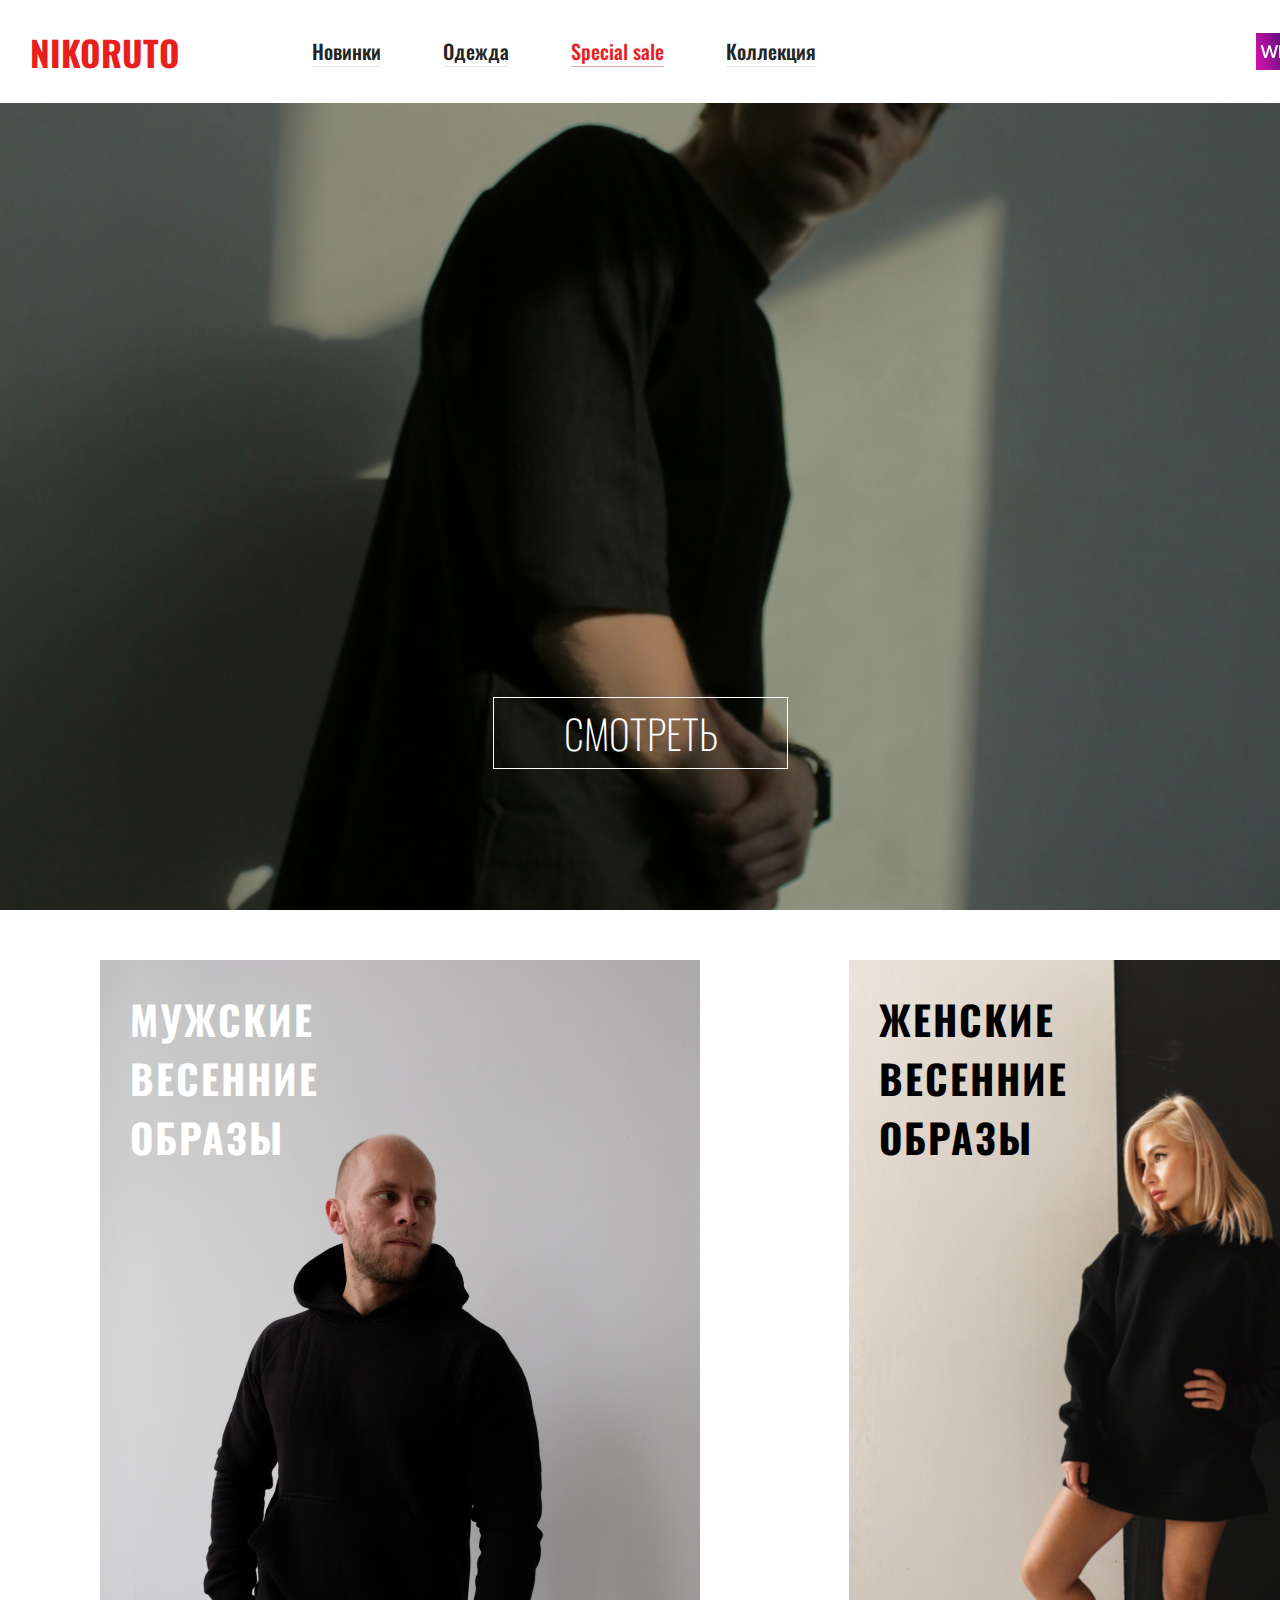
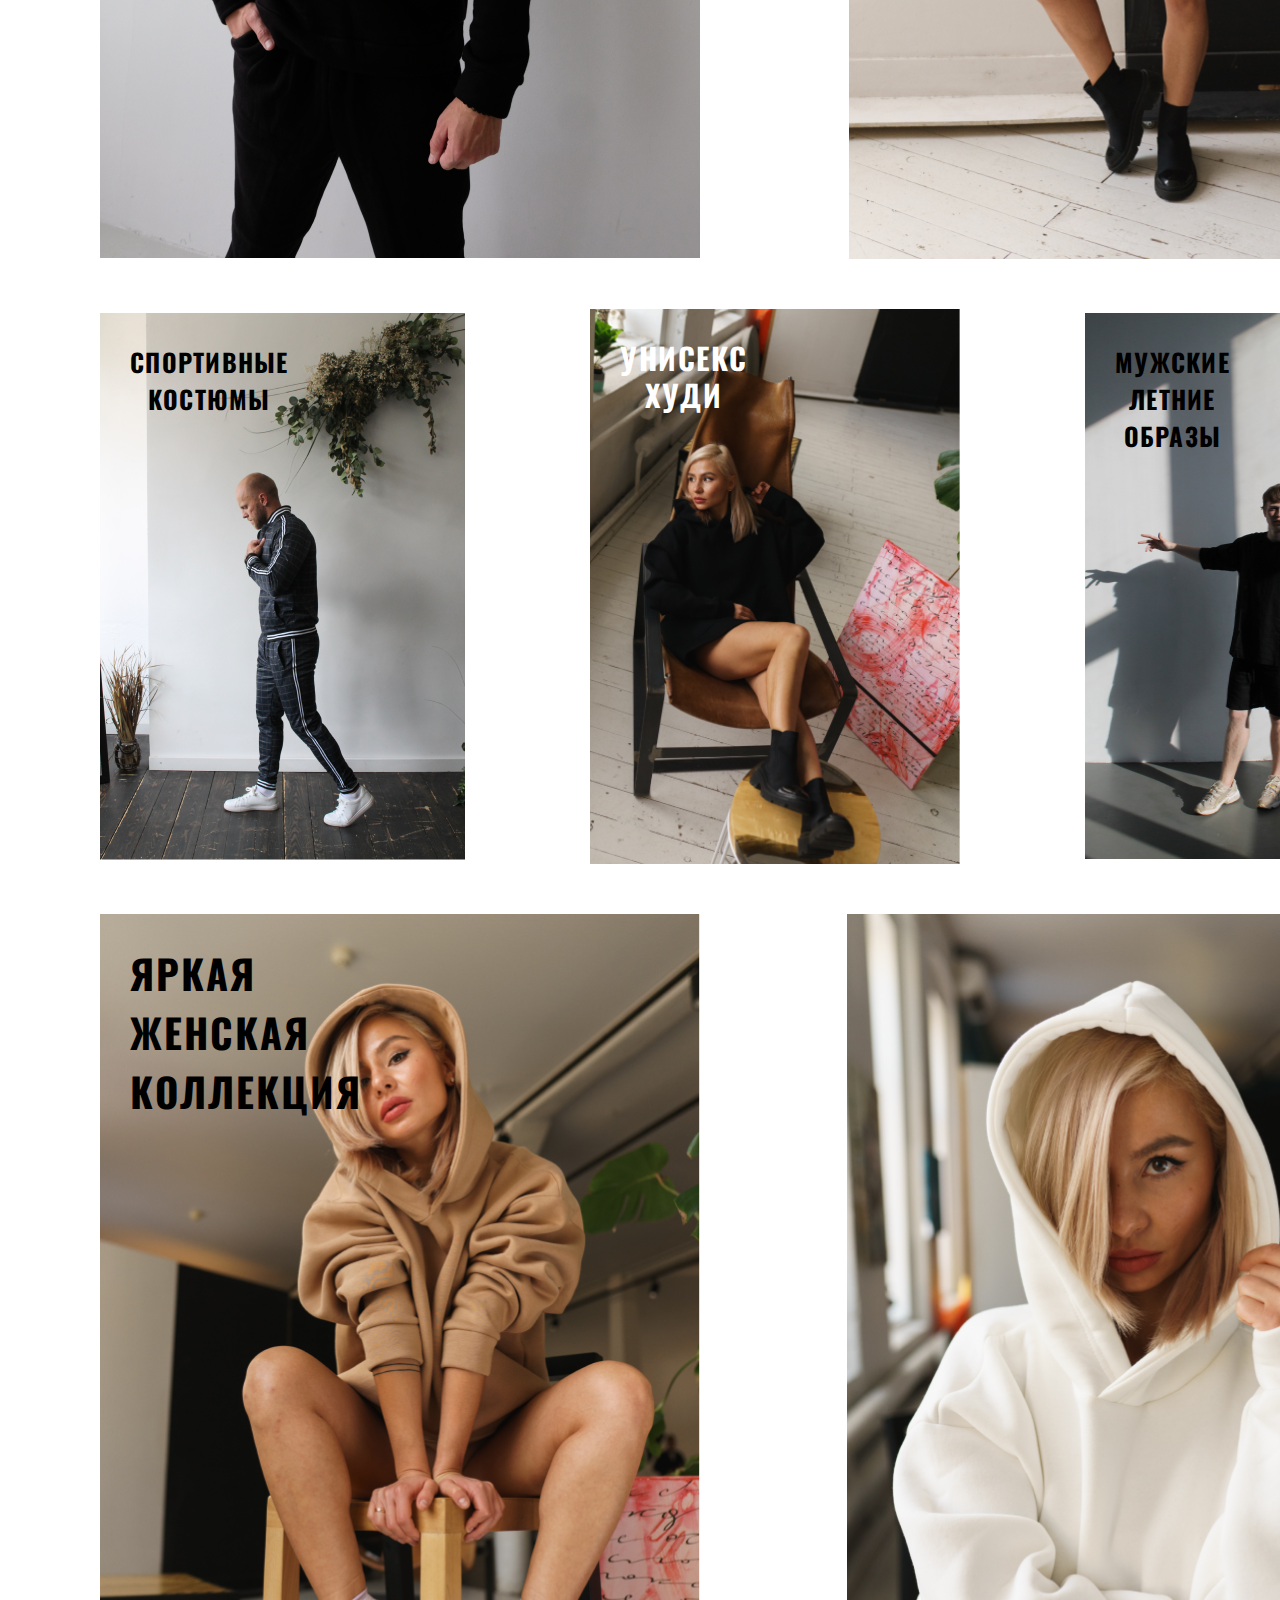
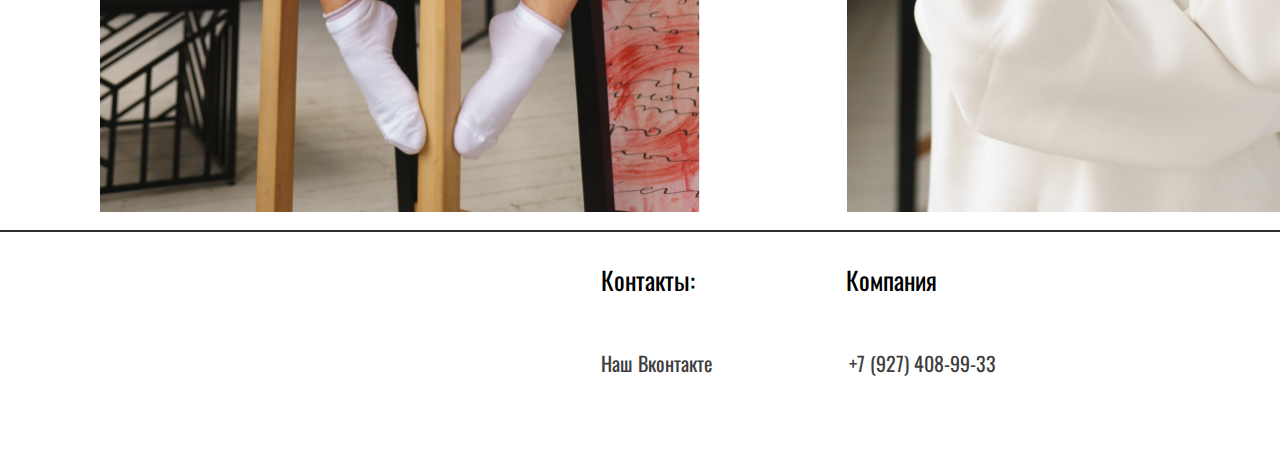
<file: index.html>
<!DOCTYPE html>
<html lang="ru">
<head>
	<meta charset="UTF-8">
	<meta name="viewport" content="width=device-width, initial-scale=1.0">
	<title>NIKORUTO</title>
	<link rel="stylesheet" type="text/css" href="style1.css">
	<link rel="shortcut icon" href="img/icon2.png">
	<link rel="preconnect" href="https://fonts.googleapis.com">
<link rel="preconnect" href="https://fonts.gstatic.com" crossorigin>
<link href="https://fonts.googleapis.com/css2?family=Oswald:wght@400;700&display=swap" rel="stylesheet">
</head>
<body>
	<header class="header">
		<div class="container">
			<a class="logo" href="index.html">NIKORUTO</a>
				<div class="nav">
					<a class="main1" href="#">Новинки</a>
					<a class="main2" href="clothes.html">Одежда</a>
					<a class="main3" href="#">Special sale</a>
					<a class="main4" href="#">Коллекция</a>
					<img src="img/wbpic.png" class="wbpic">
					<a class="wb" href="https://www.wildberries.ru/brands/nikoruto?utm_source=vkentryprofit&click_id=v1_444798602" target="blank">Мы на Wildberries</a>
				</div>
		</div>
	</header>
	<div class="header__content">
		<center class="watch">
			<a href="clothes.html" class="pid">СМОТРЕТЬ</a>
		</center>
	</div>
	<div class="cards">
		<div class="cont-cards">
			<div class="firstcolumn">
			 	<div class="cards-card1">  
			    	<a href="#"><img src="img/1.png" class="card1"></a>
			    		<a href="#" class="card1-text">
			    			МУЖСКИЕ<br>
			    			ВЕСЕННИЕ<br>	
			    			ОБРАЗЫ
			    		</a>	
			    </div>
			    <div class="cards-card2">
			    	<a href="#"><img src="img/2.png" class="card2"></a>
			    		<a href="#" class="card2-text"	>
			    			ЖЕНСКИЕ<br>
			    			ВЕСЕННИЕ<br>	
			    			ОБРАЗЫ
			    		</a>	
			    </div>
            </div>
            <div class="secondcolumn">
            	<div class="cards-card3">
            		<a href="#"><img src="img/3.png" class="card3"></a>
            			<a href="" class="card3-text">
            				СПОРТИВНЫЕ<br>
            				КОСТЮМЫ
            			</a>
            	</div>
            	<div class="cards-card4">
        			<a href="#"><img src="img/4.png" class="card4"></a>
        				<a href="#" class="card4-text">
        					УНИСЕКС<br>
        					ХУДИ
        				</a>
        		</div>
            	<div class="cards-card5">
            		<a href="#"><img src="img/5.png" class="card5"></a>
        				<a href="#" class="card5-text">
        					МУЖСКИЕ<br>
        					ЛЕТНИЕ<br>
        					ОБРАЗЫ
        				</a>
            	</div>
            </div>
			<div class="thirdcolumn">
			 	<div class="cards-card6">  
			    	<a href="#"><img src="img/6.png" class="card6"></a>
			    		<a href="#" class="card6-text">
			    			ЯРКАЯ<br>
			    			ЖЕНСКАЯ<br>	
			    			КОЛЛЕКЦИЯ
			    		</a>	
			    </div>
			    <div class="cards-card7">
			    	<a href="#"><img src="img/7.png" class="card7"></a>
			    </div>
            </div>
		</div>
	</div>
	<div class="bottom">
		<div class="cont-bottom">
			<div class="container-bottom">
				<span class="contact">Контакты:</span>
				<span class="company">Компания</span>
			</div>
			<div class="bottom-offer">
				<span class="left-offer">
					<a href="https://vk.com/nikoruto" class="vk" target="blank">
						Наш Вконтакте
					</a>
					<a href="tel:+7 (927) 408-99-33" class="phone">+7 (927) 408-99-33</a>
				</span>
			</div>
		</div>
	</div>
</body>
</html>
</file>
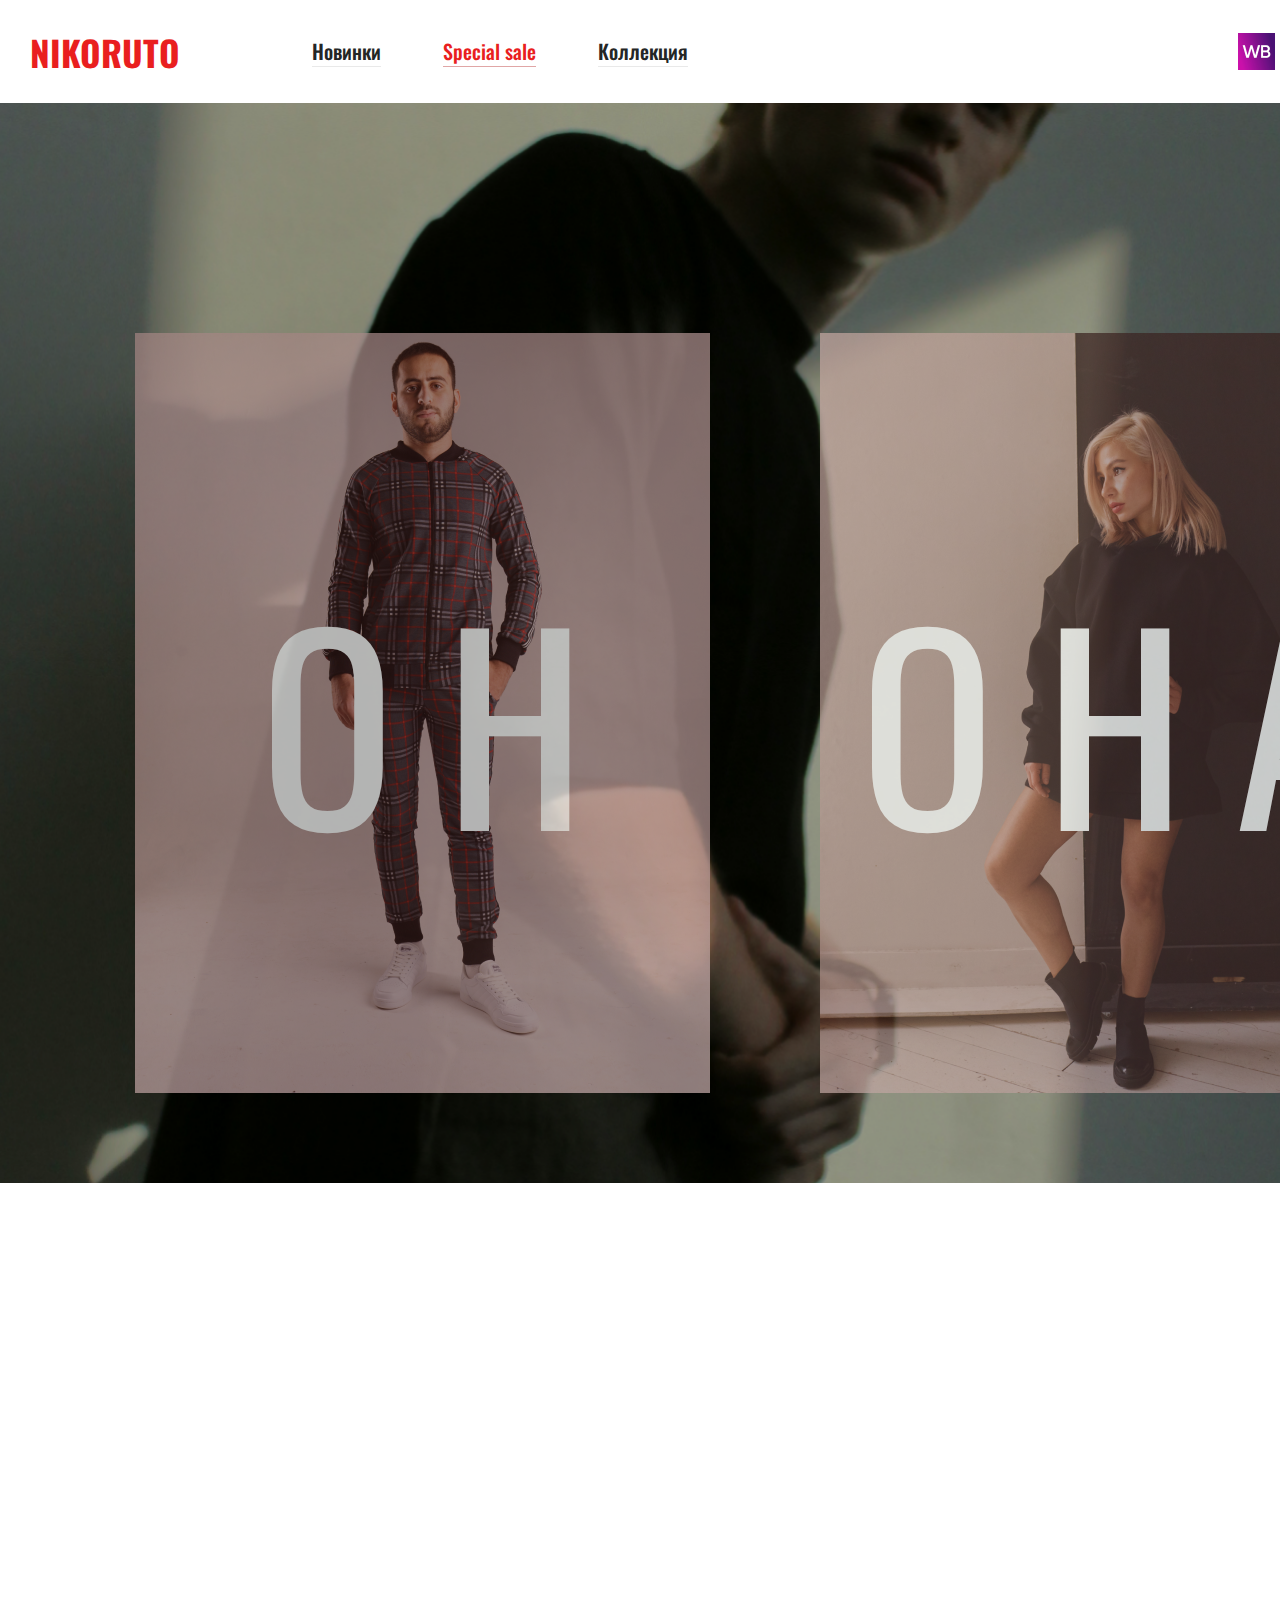
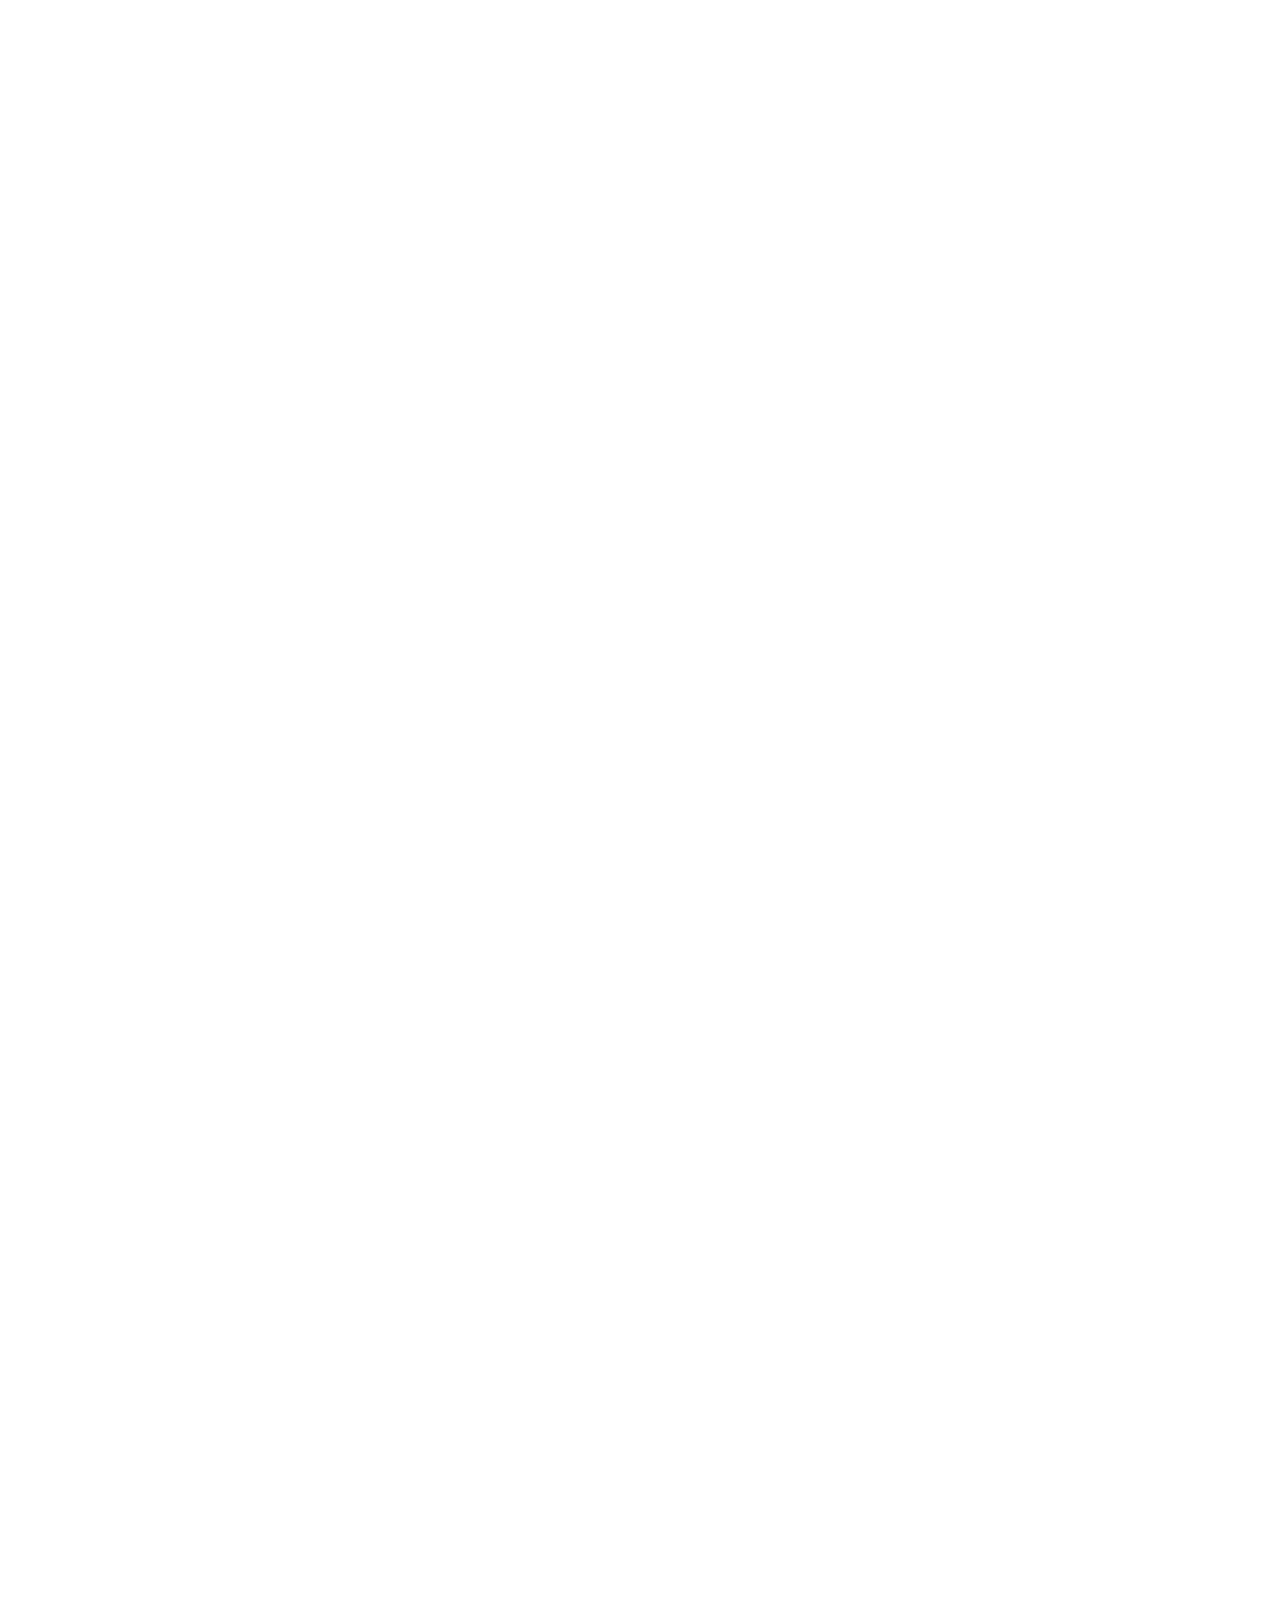
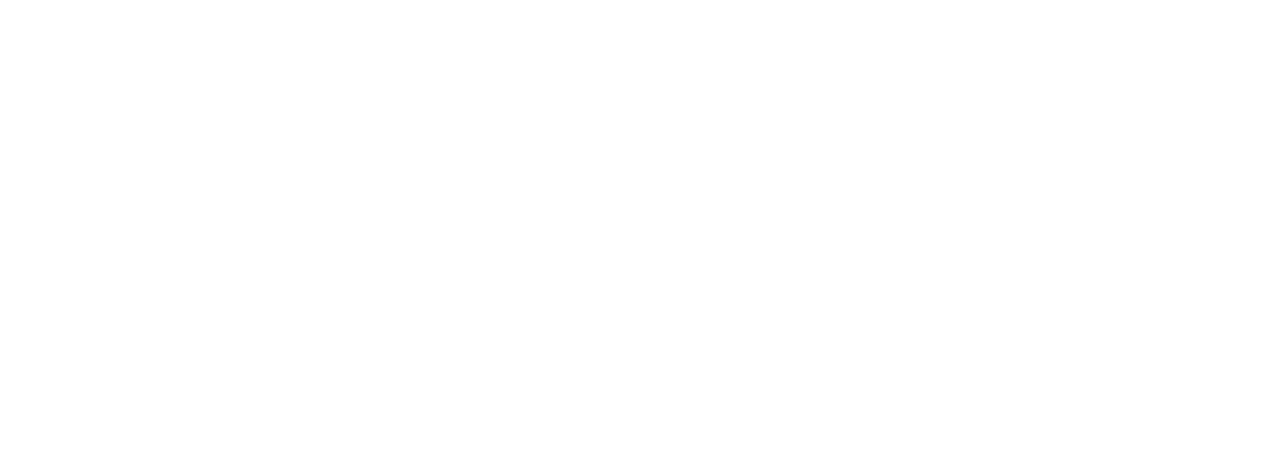
<file: clothes.html>
<!DOCTYPE html>
<html lang="ru">
<head>
	<meta charset="UTF-8">
	<meta name="viewport" content="width=device-width, initial-scale=1.0">
	<title>Одежда</title>
	<link rel="stylesheet" type="text/css" href="style2.css">
	<link rel="preconnect" href="https://fonts.gstatic.com" crossorigin>
	<link href="https://fonts.googleapis.com/css2?family=Oswald:wght@400;700&display=swap" rel="stylesheet">
</head>
<body>
	<header class="header">
		<div class="container">
			<a class="logo" href="index.html">NIKORUTO</a>
				<div class="nav">
					<a class="main1" href="#">Новинки</a>
					<a class="main3" href="#">Special sale</a>
					<a class="main4" href="#">Коллекция</a>
					<img src="img/wbpic.png" class="wbpic">
					<a class="wb" href="https://www.wildberries.ru/brands/nikoruto?utm_source=vkentryprofit&click_id=v1_444798602" target="blank">Мы на Wildberries</a>
				</div>
		</div>
	</header>
	<div class="header__content">
		<div class="left">
			<a href="#"><img src="img/10.png" class="imgten"></a>
				<a class="he" href="#">ОН</a>
		</div>
		<div class="right">
			<a href="#"><img src="img/11.png" class="imgtwelwe"></a>
				<a href="#" class="she">ОНА</a>
		</div>
</body>
</html>
</file>
<file: style1.css>
html {
	box-sizing: border-box;
	width: 100%;
	max-width: 100%;
	overflow-x: hidden;
}

*,
*::after,
*::before{
  box-sizing: inherit;
}

ul[class],
ol[class] {
  padding: 0;
}

body,
h1,
h2,
h3,
h4,
h5,
h6,
p,
ul[class],
ol[class],
li,
figure,
figcaption,
blockquote,
dl,
dd {
  margin: 0;
}

ul[class] {
  list-style: none;
}

img {
  max-width: 100%;
  display: block;
}

input,
button,
textarea,
select {
  font: inherit;
}

a{
  text-decoration: none;
}


body {
	width: 100%;
	max-width: 100%;
	overflow-x: hidden;
	padding: 0;
	margin: 0;
	font-family: 'Oswald', sans-serif;	
	height: 3670px;
}

.header {
	height: 103px;
	background: #fff;
	display: flex;
	align-items: center;
}

.container {
	color: #242626;
	display: flex;
	align-items: center;

}

.logo {
	color: #E91F1F;
	font-size: 35px;
	margin-top: 25px;
	padding-left: 30px;	
	margin-bottom: 25px;
	font-style: bold;
	font-weight: bold;
}	

.nav {
	font-size: 20px;
	padding-left: 62px;
	display: flex;
	align-items: center;
	color: #242626;

}
.main1 {
	font-size: 20px;
	margin-left: 70px;
	font-family: 'Oswald', sans-serif;
	font-weight: 525;
	text-decoration: none;
	color: #242626;
	border-bottom: 1px solid #E9E9E9;
	transition: all 0.3s ease;
}

.main1:hover {
	color: #575757;
	transform: translateY(-3px);
	border-bottom: 1px solid #575757;
}

.main2 {
	margin-left: 62px;
	font-family: 'Oswald', sans-serif;
	font-weight: 525;
	text-decoration: none;
	color: #242626;
	border-bottom: 1px solid #E9E9E9;
	transition: all 0.3s ease;
}

.main2:hover {
	color: #575757;
	transform: translateY(-3px);
	border-bottom: 1px solid #575757;
}

.main3 {
	margin-left: 62px;
	color: #E91F1F;
	white-space: nowrap;
	font-weight: 525;
	text-decoration: none;
	border-bottom: 1px solid #E0A6A6;
	transition: all 0.3s ease;
}

.main3:hover {
	transform: translateY(-3px);
	border-bottom: 1px solid #E91F1F;
}

.main4 {
	margin-left: 62px;
	font-family: 'Oswald', sans-serif;
	font-weight: 525;
	text-decoration: none;
	color: #242626;
	border-bottom: 1px solid #E9E9E9;
	transition: all 0.3s ease;

}

.main4:hover {
	color: #575757;
	transform: translateY(-3px);
	border-bottom: 1px solid #575757;

}

.wb {
	margin-left: 20px;
	color: #E91F1F;
	white-space: nowrap
	font-weight: 505;
	font-family: 'Oswald', sans-serif;
	font-weight: bold;
	transition: all 0.3s ease;
}

.wb:hover {
	transform: translateY(-3px);
	border-bottom: 1px solid #E91F1F;
}

.wbpic {
	width: 37px;
	height: 37px;
	margin-left: 440px;
}

.header__content{
  background-image: url(img/Bg.png);
  background-repeat: no-repeat;
  background-position: center center;
  background-size: cover;
  min-height: calc(100vh - 93px);
}

.watch {
	text-decoration: none;
	font-size: 40px;
	padding-top: 600px;
}

.pid {
	border: 1px solid white;
	color: #fff;
	font-family: 'Oswald', sans-serif;
	font-weight: 10;
	padding-right: 70px;
	padding-left: 70px;
	padding-top: 5px;
	padding-bottom: 5px;
	font-size: 40px;
	transition: all 0.3s ease;
}

.pid:hover {
	color: #747474;
}

.cards {

}

.cont-cards {

}

.firstcolumn {
	display: flex;
	align-items: center;
	margin-left: 100px;
	margin-top: 50px;
	margin-right: 100px;

}

.card1 {
	width: 600px;
	margin-right: 119px;
	max-width: 1360px;
}

.card1:hover {
	transform: translateY(-10px);
	box-shadow: 0 5px 15px black;
}

.cards-card1 {
	position: relative;
}

.cards-card1:hover {
	transform: translateY(-10px);
}

.card1-text {
	font-size: 50px;
	margin-bottom: 100px;
	position: absolute;
	top: 0;
	margin-bottom: 0px;
	font-style: bold;
	font-weight: bold;
	font-size: 40px;
	line-height: 59px;
	letter-spacing: 0.05em;
	color: #FFFFFF;
	margin-left: 30px;
	margin-top: 30px;

}


.card2 {
	width: 600px;
	margin-right: 100px;
	max-width: 1360px;
	margin-left: 30px;
}

.card2:hover {
	transform: translateY(-10px);
	box-shadow: 0 5px 15px black;
}


.cards-card2 {
	position: relative;	
}

.cards-card2:hover {
	transform: translateY(-10px);
}

.card2-text {
	font-size: 50px;	
	margin-bottom: 100px;
	position: absolute;
	top: 0;
	margin-bottom: 0px;
	font-style: bold;
	font-weight: bold;
	font-size: 40px;
	line-height: 59px;
	letter-spacing: 0.05em;
	color: #000000;
	margin-left: 30px;
	margin-top: 30px;
	margin-left: 60px;
}

.secondcolumn {
	display: flex;
	align-items: center;
	margin-left: 100px;
	margin-top: 50px;
	margin-right: 100px;

}

.card3 {
	width: 365px;
	margin-right: 125px;
	max-width: 1360px;
	display: flex;
	align-items: center;
}

.card3:hover {
	transform: translateY(-10px);
	box-shadow: 0 5px 15px black;
}

.cards-card3 {
	position: relative;
	display: flex;
	align-items: center;
}

.cards-card3:hover {
	transform: translateY(-10px);
}

.card3-text {
	font-size: 25px;
	margin-bottom: 100px;
	position: absolute;
	top: 0;
	margin-bottom: 0px;
	font-style: bold;
	font-weight: bold;
	font-size: 25px;
	line-height: 37px;
	letter-spacing: 0.05em;
	color: #000000;
	margin-left: 30px;
	margin-top: 30px;
	text-align: center;
}

.card4 {
	width: 370px;
	margin-right: 125px;
	max-width: 1360px;
}

.card4:hover {
	transform: translateY(-10px);
	box-shadow: 0 5px 15px black;
}

.cards-card4 {
	position: relative;
	display: flex;
	align-items: center;
}

.cards-card4:hover {
	transform: translateY(-10px);
}

.card4-text {
	font-size: 30px;
	margin-bottom: 100px;
	position: absolute;
	top: 0;
	margin-bottom: 0px;
	font-style: bold;
	font-weight: bold;
	font-size: 30px;
	line-height: 37px;
	letter-spacing: 0.05em;
	color: #fff;
	margin-left: 30px;
	margin-top: 30px;
	text-align: center;
}

.card5 {
	width: 370px;
	margin-right: 125px;
	max-width: 1360px;
	height: 546px;
}

.card5:hover {
	transform: translateY(-10px);
	box-shadow: 0 5px 15px black;
}

.cards-card5 {
	position: relative;
	display: flex;
	align-items: center;
}

.cards-card5:hover {
	transform: translateY(-10px);
}

.card5-text {
	font-size: 25px;
	margin-bottom: 100px;
	position: absolute;
	top: 0;
	margin-bottom: 0px;
	font-style: bold;
	font-weight: bold;
	font-size: 25px;
	line-height: 37px;
	letter-spacing: 0.05em;
	color: #000000;
	margin-left: 30px;
	margin-top: 30px;
	text-align: center;
}

.thirdcolumn {
	display: flex;
	align-items: center;
	margin-left: 100px;
	margin-top: 50px;
	margin-right: 100px;
}

.card6 {
	width: 600px;
	margin-right: 147px;
	max-width: 1360px;
}

.card6:hover {
	transform: translateY(-10px);
	box-shadow: 0 5px 15px black;
}

.cards-card6 {
	position: relative;
}

.cards-card6:hover {
	transform: translateY(-10px);
}

.card6-text {
	font-size: 50px;
	margin-bottom: 100px;
	position: absolute;
	top: 0;
	margin-bottom: 0px;
	font-style: bold;
	font-weight: bold;
	font-size: 40px;
	line-height: 59px;
	letter-spacing: 0.05em;
	color: #000000;
	margin-left: 30px;
	margin-top: 30px;
}

.card7 {
	width: 600px;
	margin-right: 119px;
	max-width: 1360px;
}

.card7:hover {
	transform: translateY(-10px);
	box-shadow: 0 5px 15px black;
}

.cards-card7 {
	position: relative;
}

.cards-card7:hover {
	transform: translateY(-10px);
}

.bottom {
	position: absolute;
	width: 1920px;
	height: 0px;
	left: 0px;
	top: 3430px;
	border: 1px solid #2E3131;
	font-family: 'Oswald', sans-serif;
}

.container-bottom {
	margin-left: 600px;
	margin-top: 30px;
}

.contact {
	font-weight: 400;
	color: #000000;
	font-size: 25px;
	margin-bottom: 30px;
}

.company {
	font-weight: 400;
	color: #000000;
	font-size: 25px;
	margin-left: 147px;
}

.bottom-offer {
	font-size: 20px;
	color: #403D3D;
	font-weight: 400;
	position: absolute;
	line-height: 30px;
}

.left-offer {
	margin-left: 600px;
	display: flex;
	align-items: center;
}

.vk {
	text-decoration: none;
	color: #403D3D;
	margin-top: 50px;
	display: flex;
	align-items: center;
}

.phone {
	text-decoration: none;
	color: #403D3D;
	margin-top: 50px;
	display: flex;
	align-items: center;
	margin-left: 137px;
}
</file>
<file: style2.css>
html {
	box-sizing: border-box;
	width: 100%;
	max-width: 100%;
	overflow-x: hidden;
}

*,
*::after,
*::before{
  box-sizing: inherit;
}

ul[class],
ol[class] {
  padding: 0;
}

body,
h1,
h2,
h3,
h4,
h5,
h6,
p,
ul[class],
ol[class],
li,
figure,
figcaption,
blockquote,
dl,
dd {
  margin: 0;
}

ul[class] {
  list-style: none;
}

img {
  max-width: 100%;
  display: block;
}

input,
button,
textarea,
select {
  font: inherit;
}

a{
  text-decoration: none;
}


body {
	width: 100%;
	max-width: 100%;
	overflow-x: hidden;
	padding: 0;
	margin: 0;
	font-family: 'Oswald', sans-serif;	
	height: 3670px;
}

.header {
	height: 103px;
	background: #fff;
	display: flex;
	align-items: center;
}

.container {
	color: #242626;
	display: flex;
	align-items: center;

}

.logo {
	color: #E91F1F;
	font-size: 35px;
	margin-top: 25px;
	padding-left: 30px;	
	margin-bottom: 25px;
	font-style: bold;
	font-weight: bold;
}	

.nav {
	font-size: 20px;
	padding-left: 62px;
	display: flex;
	align-items: center;
	color: #242626;

}
.main1 {
	font-size: 20px;
	margin-left: 70px;
	font-family: 'Oswald', sans-serif;
	font-weight: 525;
	text-decoration: none;
	color: #242626;
	border-bottom: 1px solid #E9E9E9;
	transition: all 0.3s ease;
}

.main1:hover {
	color: #575757;
	transform: translateY(-3px);
	border-bottom: 1px solid #575757;
}

.main3 {
	margin-left: 62px;
	color: #E91F1F;
	white-space: nowrap;
	font-weight: 525;
	text-decoration: none;
	border-bottom: 1px solid #E0A6A6;
	transition: all 0.3s ease;
}

.main3:hover {
	transform: translateY(-3px);
	border-bottom: 1px solid #E91F1F;
}

.main4 {
	margin-left: 62px;
	font-family: 'Oswald', sans-serif;
	font-weight: 525;
	text-decoration: none;
	color: #242626;
	border-bottom: 1px solid #E9E9E9;
	transition: all 0.3s ease;

}

.main4:hover {
	color: #575757;
	transform: translateY(-3px);
	border-bottom: 1px solid #575757;

}

.wb {
	margin-left: 20px;
	color: #E91F1F;
	white-space: nowrap
	font-weight: 505;
	font-family: 'Oswald', sans-serif;
	font-weight: bold;
	transition: all 0.3s ease;
}

.wb:hover {
	transform: translateY(-3px);
	border-bottom: 1px solid #E91F1F;
}

.wbpic {
	width: 37px;
	height: 37px;
	margin-left: 550px;
}

.header__content{
  background-image: url(img/Bg.png);
  background-repeat: no-repeat;
  background-position: center center;
  background-size: cover;
  min-height: calc(100vh - 93px);
  height: 1080px;
  display: flex;
  align-items: center;
}

.left {
	position: absolute;
	width: 575px;
	height: 760px;
	left: 235px;
	top: 70px;
	color: #000000;
	opacity: 0.7;
	background: #722626;
	position: relative;
	align-content: center;
	align-items: center;
	text-align: center;
	margin-left: -100px;
	margin-right: 210px;
	transition: all 0.3s ease;

}

.left:hover {
	transform: translateY(-10px);
	box-shadow: 0 5px 15px white;
}

.imgten {

}

.he {
	
	font-style: normal;
	font-weight: 400;
	font-size: 250px;
	line-height: 370px;
	letter-spacing: 0.2em;
	color: #fff;
	position: absolute;
	top: 0;
    margin: auto;
    position: absolute;
    top: 0; left: 0; bottom: 0; right: 0;
    margin-top: 200px;
    margin-right: 125px;
    margin-left: 125px;
}

.right {
	position: absolute;
	width: 575px;
	height: 760px;
	left: 235px;
	top: 70px;
	color: #000000;
	opacity: 0.7;
	background: #722626;
	position: relative;
	align-content: center;
	align-items: center;
	text-align: center;
	margin-left: -100px;
	margin-right: 100px;
	transition: all 0.3s ease;
}

.right:hover {
	transform: translateY(-10px);
	box-shadow: 0 5px 15px white;
}

.imgtwelwe {

}

.she {
	font-style: normal;
	font-weight: 400;
	font-size: 250px;
	line-height: 370px;
	letter-spacing: 0.2em;
	color: #fff;
	position: absolute;
	top: 0;
    margin: auto;
    position: absolute;
    top: 0; left: 0; bottom: 0; right: 0;
    margin-top: 200px;
    margin-right: 50px;
    margin-left: 40px;

}
</file>
